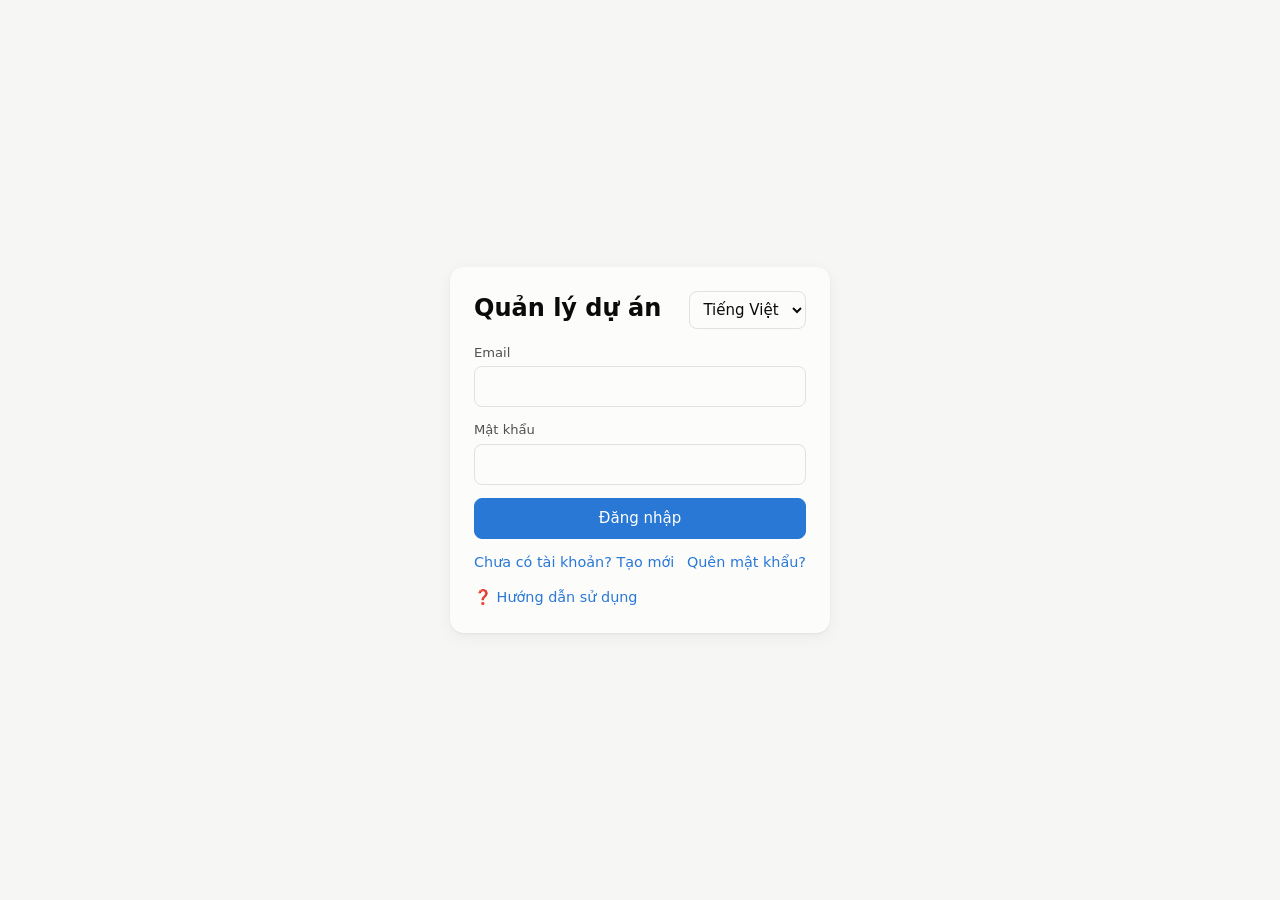
<file: index.html>
<!doctype html>
<html lang="vi">
<head>
  <meta charset="utf-8">
  <meta name="viewport" content="width=device-width, initial-scale=1">
  <title>Project Hub</title>
  <meta name="robots" content="noindex, nofollow">
  <link rel="icon" href="data:image/svg+xml,%3Csvg xmlns='http://www.w3.org/2000/svg' viewBox='0 0 16 16'%3E%3Cpath d='M8 1l7 7-7 7-7-7z' fill='%232a78d6'/%3E%3C/svg%3E">
  <link rel="stylesheet" href="css/app.css">
</head>
<body>
  <div id="app"><div class="center-card muted">…</div></div>
  <noscript>Please enable JavaScript. 请启用 JavaScript。Vui lòng bật JavaScript.</noscript>
  <!-- Everything is served from this site; no external CDN (works in mainland China). -->
  <script src="js/vendor/supabase.js"></script>
  <script src="js/config.js"></script>
  <script type="module" src="js/main.js"></script>
</body>
</html>
</file>
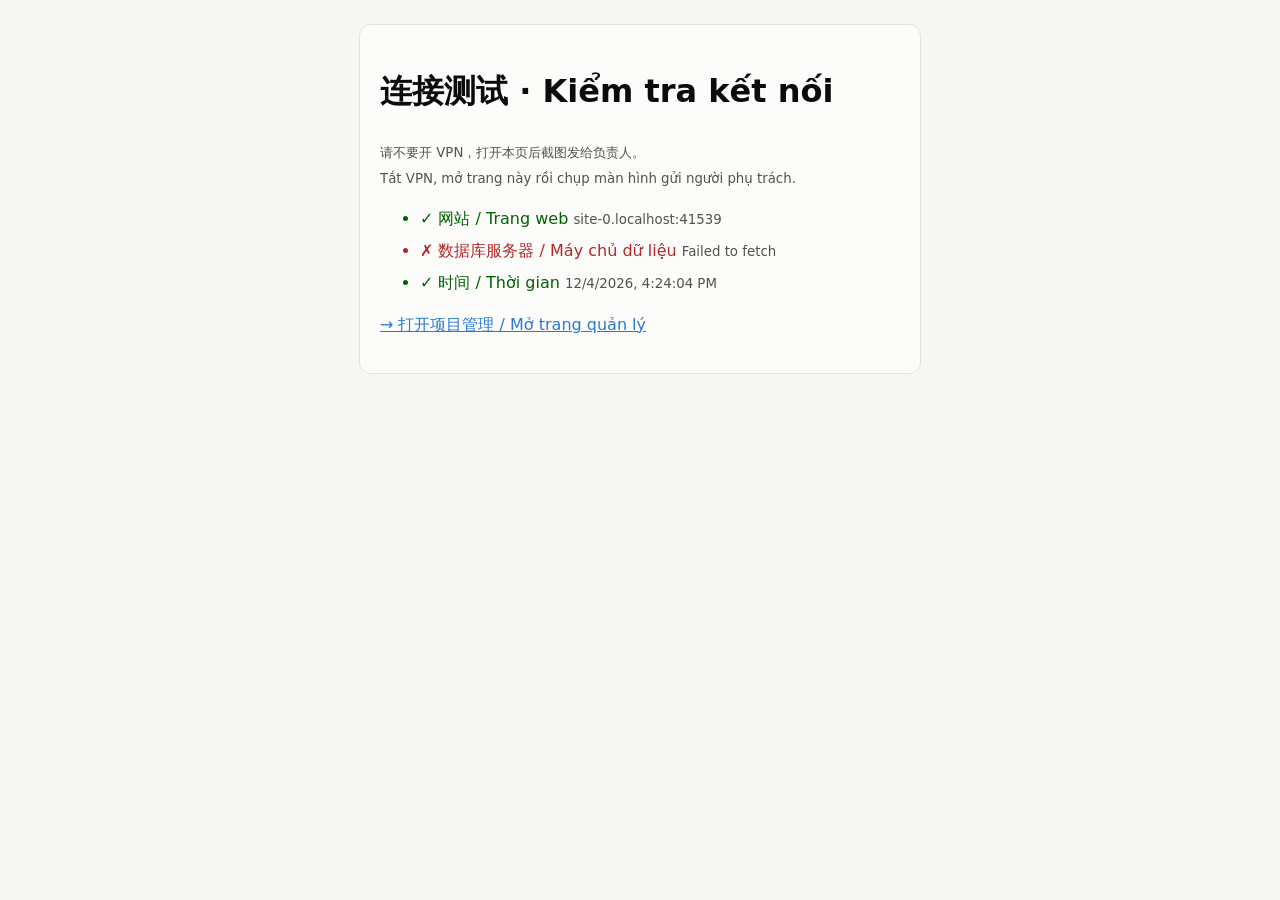
<file: check.html>
<!doctype html>
<html lang="zh-CN">
<head>
  <meta charset="utf-8">
  <meta name="viewport" content="width=device-width, initial-scale=1">
  <title>Connection Check</title>
  <meta name="robots" content="noindex, nofollow">
  <style>
    :root { color-scheme: light; --bg: #f6f6f4; --surface: #fcfcfb; --text: #0b0b0b; --muted: #52514e; --good: #006300; --bad: #b42626; --line: #e2e1dc; }
    @media (prefers-color-scheme: dark) { :root:not([data-theme="light"]) { color-scheme: dark; --bg: #121211; --surface: #1a1a19; --text: #f0efec; --muted: #c3c2b7; --good: #4cc94c; --bad: #ef6b6b; --line: #33332f; } }
    :root[data-theme="dark"] { color-scheme: dark; --bg: #121211; --surface: #1a1a19; --text: #f0efec; --muted: #c3c2b7; --good: #4cc94c; --bad: #ef6b6b; --line: #33332f; }
    body { margin: 0; background: var(--bg); color: var(--text); font: 16px/1.6 system-ui, "PingFang SC", "Microsoft YaHei", sans-serif; padding: 24px 16px; }
    main { max-width: 520px; margin: 0 auto; background: var(--surface); border: 1px solid var(--line); border-radius: 12px; padding: 20px; }
    li { margin: .4rem 0; } .ok { color: var(--good); } .bad { color: var(--bad); } small { color: var(--muted); }
    a { color: #2a78d6; }
  </style>
</head>
<body>
<main>
  <h1>连接测试 · Kiểm tra kết nối</h1>
  <p><small>请不要开 VPN，打开本页后截图发给负责人。<br>Tắt VPN, mở trang này rồi chụp màn hình gửi người phụ trách.</small></p>
  <ul id="out"><li>…</li></ul>
  <p><a href="./">→ 打开项目管理 / Mở trang quản lý</a></p>
</main>
<script src="js/config.js"></script>
<script>
(async () => {
  const out = document.getElementById('out');
  const rows = [];
  const show = () => { out.innerHTML = rows.map(r => `<li class="${r[1] ? 'ok' : 'bad'}">${r[1] ? '✓' : '✗'} ${r[0]} <small>${r[2] || ''}</small></li>`).join(''); };
  rows.push(['网站 / Trang web', true, location.host]); show();
  const cfg = window.HUB_CONFIG || {};
  if (!cfg.SUPABASE_URL) { rows.push(['服务器未配置 / Chưa cấu hình máy chủ', false]); show(); return; }
  const t0 = performance.now();
  try {
    const ctl = new AbortController(); const timer = setTimeout(() => ctl.abort(), 12000);
    const r = await fetch(cfg.SUPABASE_URL + '/auth/v1/settings', { headers: { apikey: cfg.SUPABASE_ANON_KEY }, signal: ctl.signal });
    clearTimeout(timer);
    rows.push(['数据库服务器 / Máy chủ dữ liệu', r.ok, Math.round(performance.now() - t0) + ' ms']);
  } catch (e) {
    rows.push(['数据库服务器 / Máy chủ dữ liệu', false, (e.name === 'AbortError' ? 'timeout 12s' : e.message)]);
  }
  rows.push(['时间 / Thời gian', true, new Date().toLocaleString()]);
  show();
})();
</script>
</body>
</html>
</file>
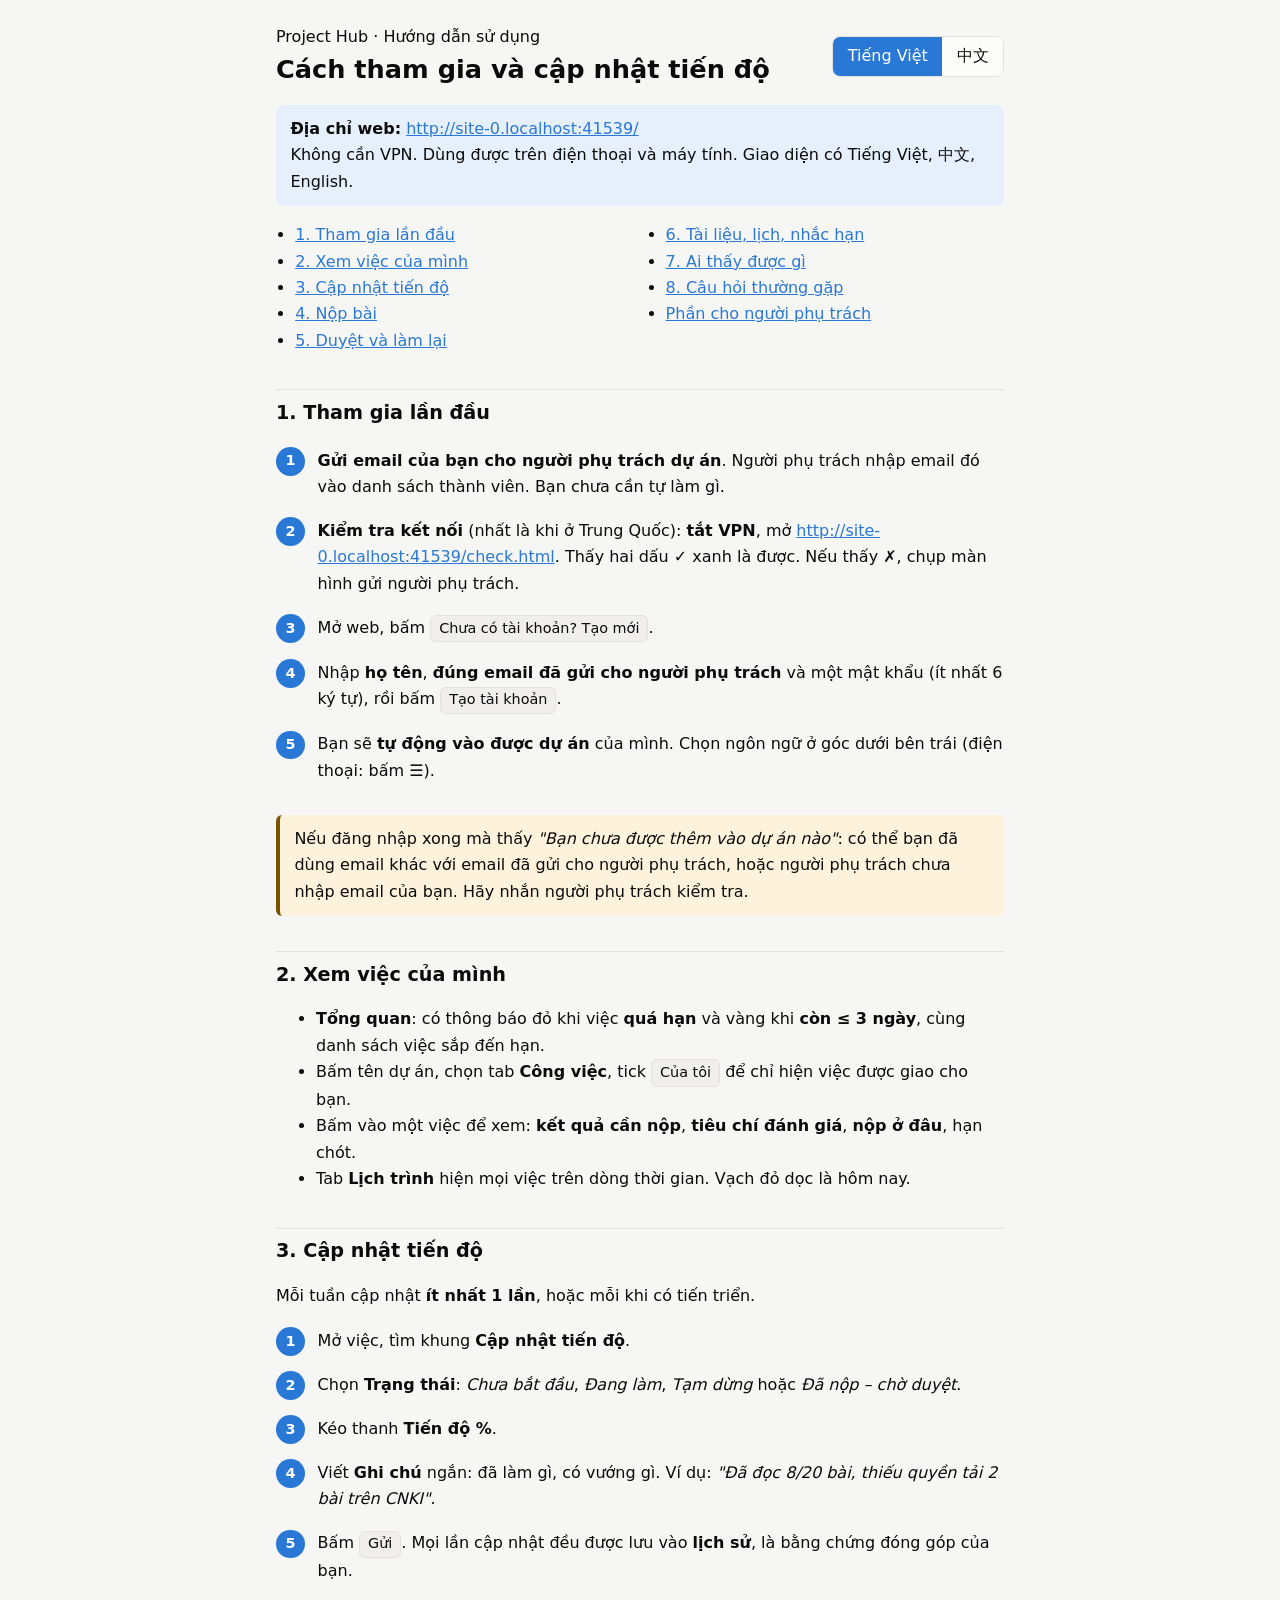
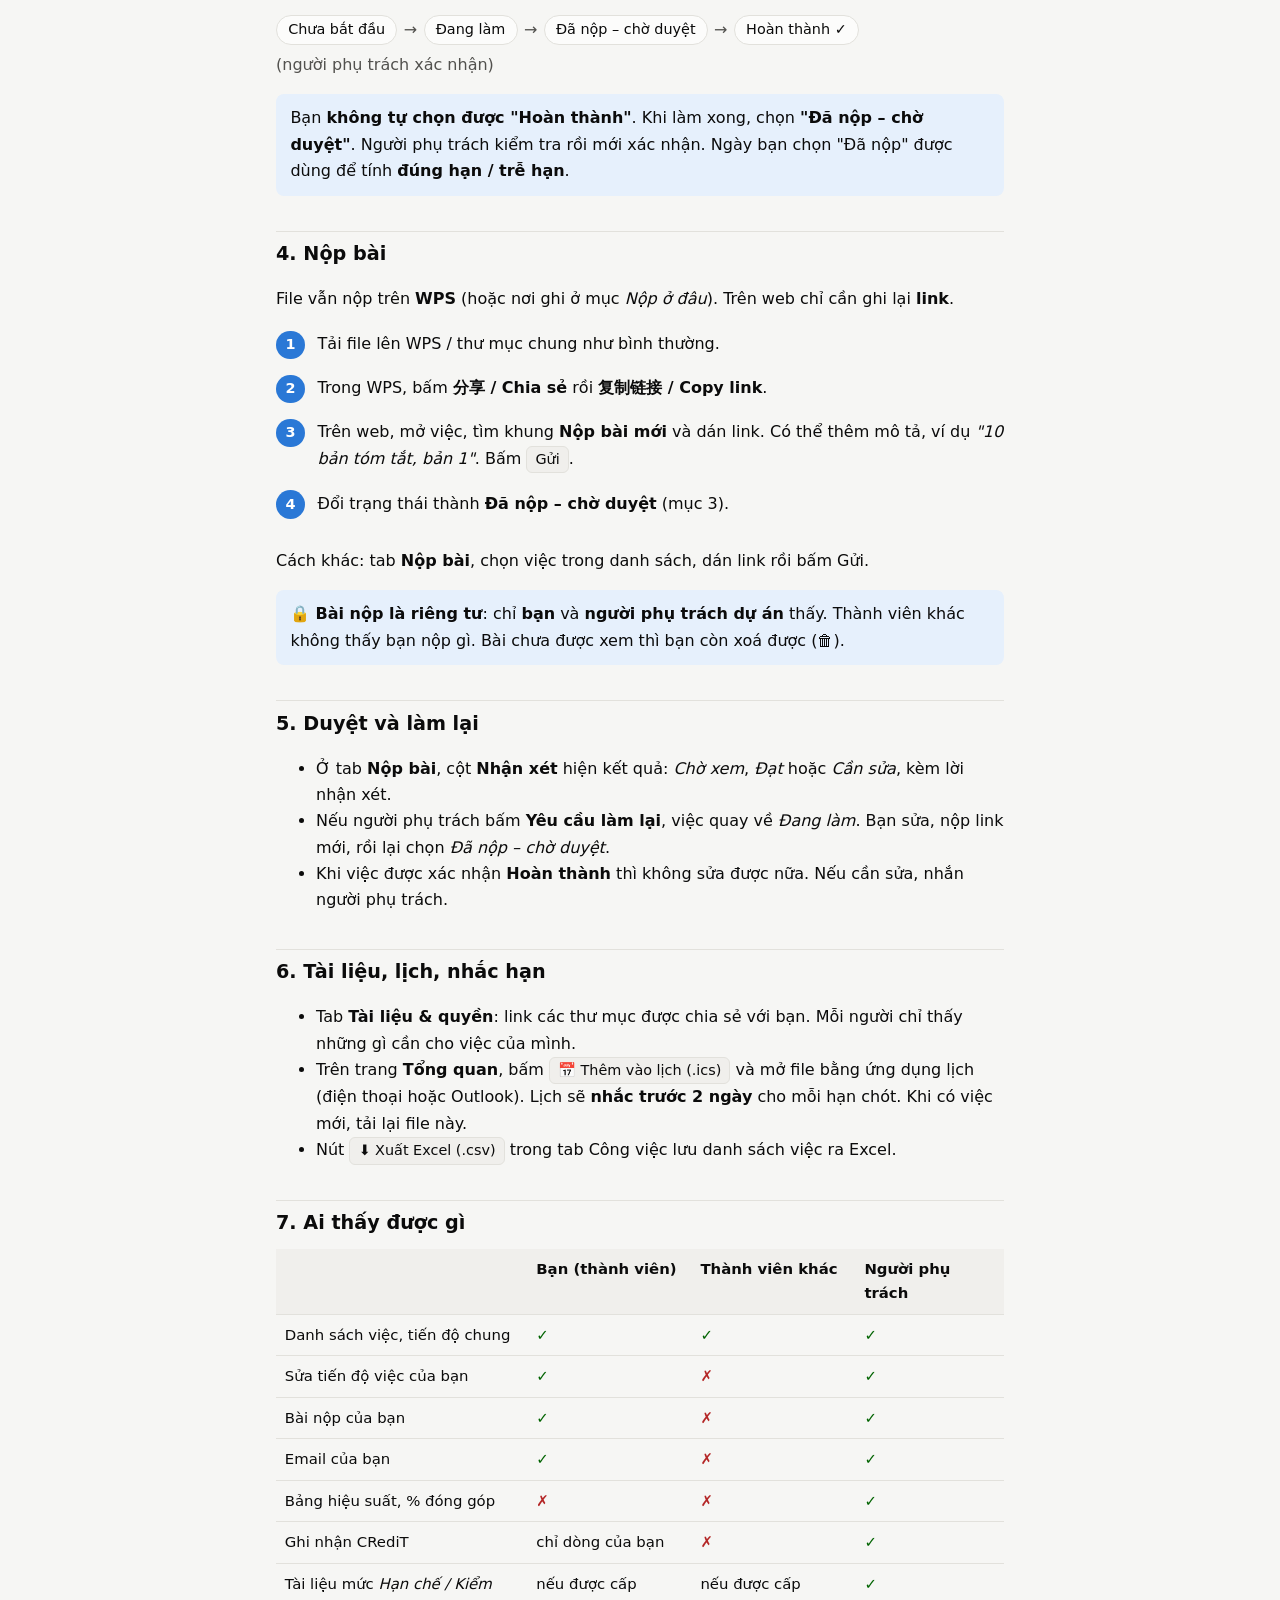
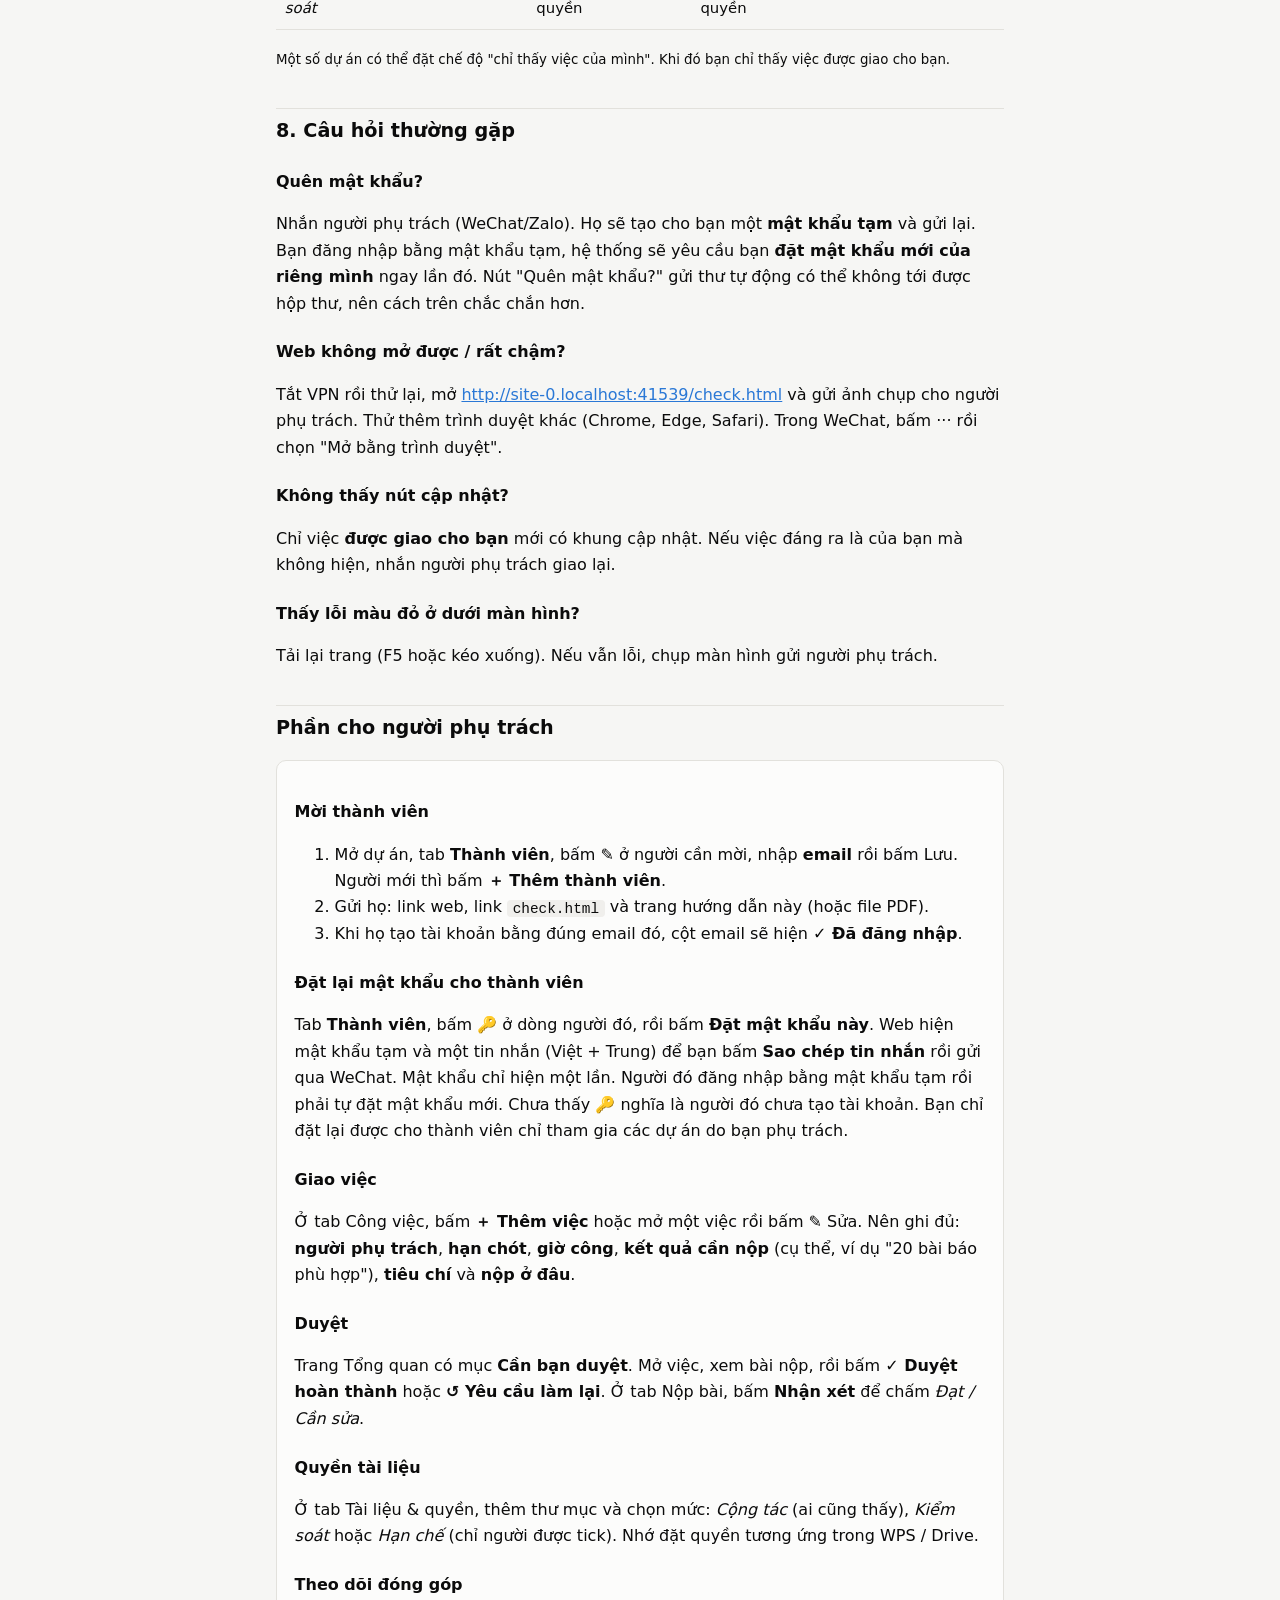
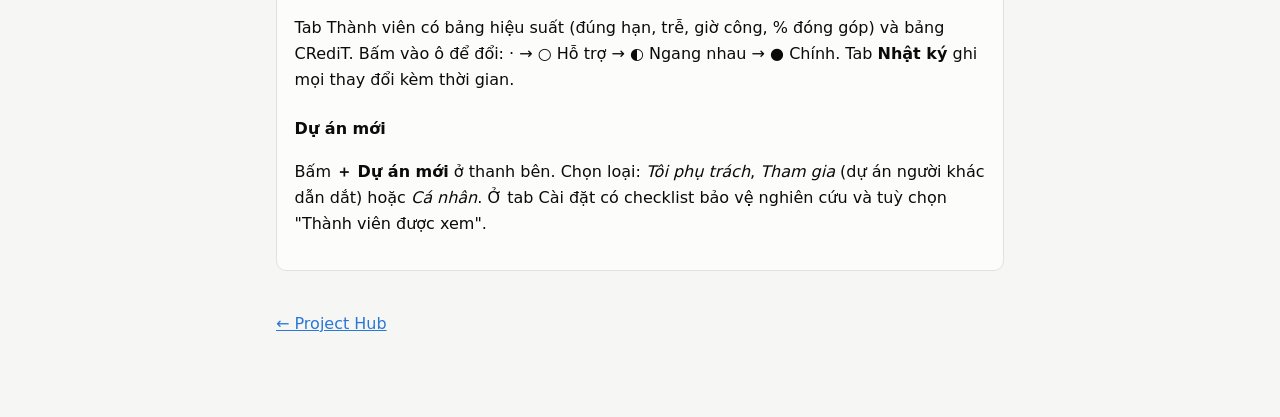
<file: guide.html>
<!doctype html>
<html lang="vi">
<head>
  <meta charset="utf-8">
  <meta name="viewport" content="width=device-width, initial-scale=1">
  <title>Hướng dẫn sử dụng · 使用说明</title>
  <meta name="robots" content="noindex, nofollow">
  <style>
    :root { color-scheme: light; --bg: #f6f6f4; --surface: #fcfcfb; --surface-2: #f0efec; --line: #e2e1dc; --text: #0b0b0b; --text-2: #52514e;
      --accent: #2a78d6; --accent-soft: #e6f0fc; --warn-bg: #fdf3dc; --warn: #7a5300; --good: #006300; --bad: #b42626;
      font-family: system-ui, -apple-system, "Segoe UI", Roboto, "PingFang SC", "Microsoft YaHei", "Noto Sans SC", sans-serif; }
    @media (prefers-color-scheme: dark) { :root:not([data-theme="light"]) { color-scheme: dark; --bg: #121211; --surface: #1a1a19; --surface-2: #242422; --line: #33332f;
      --text: #f0efec; --text-2: #c3c2b7; --accent: #3987e5; --accent-soft: #1d2c40; --warn-bg: #3a2f12; --warn: #fab219; --good: #4cc94c; --bad: #ef6b6b; } }
    :root[data-theme="dark"] { color-scheme: dark; --bg: #121211; --surface: #1a1a19; --surface-2: #242422; --line: #33332f;
      --text: #f0efec; --text-2: #c3c2b7; --accent: #3987e5; --accent-soft: #1d2c40; --warn-bg: #3a2f12; --warn: #fab219; --good: #4cc94c; --bad: #ef6b6b; }
    * { box-sizing: border-box; }
    body { margin: 0; background: var(--bg); color: var(--text); font-size: 16px; line-height: 1.65; }
    main { max-width: 760px; margin: 0 auto; padding: 24px 16px 64px; }
    header { display: flex; justify-content: space-between; align-items: center; gap: 12px; flex-wrap: wrap; }
    h1 { font-size: 1.6rem; margin: .2rem 0; line-height: 1.25; }
    h2 { font-size: 1.2rem; margin: 2.2rem 0 .6rem; padding-top: .4rem; border-top: 1px solid var(--line); }
    h3 { font-size: 1rem; margin: 1.4rem 0 .3rem; }
    a { color: var(--accent); }
    .lang { display: inline-flex; border: 1px solid var(--line); border-radius: 8px; overflow: hidden; }
    .lang button { border: 0; background: var(--surface); color: var(--text); padding: .4rem .9rem; font: inherit; cursor: pointer; }
    .lang button.on { background: var(--accent); color: #fff; }
    .card { background: var(--surface); border: 1px solid var(--line); border-radius: 10px; padding: 1rem 1.1rem; margin: 1rem 0; }
    .note { background: var(--accent-soft); border-radius: 8px; padding: .7rem .9rem; margin: 1rem 0; }
    .warn { background: var(--warn-bg); color: var(--text); border-left: 4px solid var(--warn); border-radius: 6px; padding: .7rem .9rem; margin: 1rem 0; }
    ol.steps { counter-reset: s; list-style: none; padding: 0; }
    ol.steps > li { counter-increment: s; position: relative; padding: .2rem 0 .9rem 2.6rem; }
    ol.steps > li::before { content: counter(s); position: absolute; left: 0; top: .15rem; width: 1.8rem; height: 1.8rem; border-radius: 50%;
      background: var(--accent); color: #fff; font-weight: 700; display: grid; place-items: center; font-size: .9rem; }
    .btn { display: inline-block; padding: .05rem .5rem; border: 1px solid var(--line); border-radius: 6px; background: var(--surface-2); font-size: .9em; white-space: nowrap; }
    table { width: 100%; border-collapse: collapse; font-size: .93rem; }
    th, td { text-align: left; padding: .5rem .55rem; border-bottom: 1px solid var(--line); vertical-align: top; }
    th { background: var(--surface-2); font-weight: 600; }
    .y { color: var(--good); font-weight: 600; } .n { color: var(--bad); font-weight: 600; }
    .flow { display: flex; flex-wrap: wrap; gap: .4rem; align-items: center; margin: .6rem 0; }
    .flow span { background: var(--surface); border: 1px solid var(--line); border-radius: 99px; padding: .15rem .7rem; font-size: .9rem; }
    .flow i { color: var(--text-2); font-style: normal; }
    .toc { columns: 2; column-gap: 2rem; padding-left: 1.2rem; } @media (max-width: 560px) { .toc { columns: 1; } }
    code { background: var(--surface-2); padding: .05rem .35rem; border-radius: 4px; font-size: .9em; word-break: break-all; }
    [data-l] { display: none; } body.vi [data-l="vi"], body.zh [data-l="zh"] { display: revert; }
    @media print { .lang, .noprint { display: none !important; } body { background: #fff; } h2 { break-after: avoid; } .card, tr { break-inside: avoid; } }
  </style>
</head>
<body class="vi">
<main>
<header>
  <div><span data-l="vi">Project Hub · Hướng dẫn sử dụng</span><span data-l="zh">Project Hub · 使用说明</span>
    <h1 data-l="vi">Cách tham gia và cập nhật tiến độ</h1><h1 data-l="zh">如何加入并更新进度</h1></div>
  <div class="lang noprint" role="group" aria-label="Language">
    <button data-set="vi" class="on">Tiếng Việt</button><button data-set="zh">中文</button>
  </div>
</header>

<!-- ============================== TIẾNG VIỆT ============================== -->
<section data-l="vi">
  <div class="note"><b>Địa chỉ web:</b> <a href="./" class="site-url">./</a><br>
    Không cần VPN. Dùng được trên điện thoại và máy tính. Giao diện có Tiếng Việt, 中文, English.</div>

  <ul class="toc">
    <li><a href="#vi-1">1. Tham gia lần đầu</a></li>
    <li><a href="#vi-2">2. Xem việc của mình</a></li>
    <li><a href="#vi-3">3. Cập nhật tiến độ</a></li>
    <li><a href="#vi-4">4. Nộp bài</a></li>
    <li><a href="#vi-5">5. Duyệt và làm lại</a></li>
    <li><a href="#vi-6">6. Tài liệu, lịch, nhắc hạn</a></li>
    <li><a href="#vi-7">7. Ai thấy được gì</a></li>
    <li><a href="#vi-8">8. Câu hỏi thường gặp</a></li>
    <li><a href="#vi-lead">Phần cho người phụ trách</a></li>
  </ul>

  <h2 id="vi-1">1. Tham gia lần đầu</h2>
  <ol class="steps">
    <li><b>Gửi email của bạn cho người phụ trách dự án</b>. Người phụ trách nhập email đó vào danh sách thành viên. Bạn chưa cần tự làm gì.</li>
    <li><b>Kiểm tra kết nối</b> (nhất là khi ở Trung Quốc): <b>tắt VPN</b>, mở <a class="check-url" href="check.html">check.html</a>. Thấy hai dấu ✓ xanh là được. Nếu thấy ✗, chụp màn hình gửi người phụ trách.</li>
    <li>Mở web, bấm <span class="btn">Chưa có tài khoản? Tạo mới</span>.</li>
    <li>Nhập <b>họ tên</b>, <b>đúng email đã gửi cho người phụ trách</b> và một mật khẩu (ít nhất 6 ký tự), rồi bấm <span class="btn">Tạo tài khoản</span>.</li>
    <li>Bạn sẽ <b>tự động vào được dự án</b> của mình. Chọn ngôn ngữ ở góc dưới bên trái (điện thoại: bấm ☰).</li>
  </ol>
  <div class="warn">Nếu đăng nhập xong mà thấy <i>"Bạn chưa được thêm vào dự án nào"</i>: có thể bạn đã dùng email khác với email đã gửi cho người phụ trách, hoặc người phụ trách chưa nhập email của bạn. Hãy nhắn người phụ trách kiểm tra.</div>

  <h2 id="vi-2">2. Xem việc của mình</h2>
  <ul>
    <li><b>Tổng quan</b>: có thông báo đỏ khi việc <b>quá hạn</b> và vàng khi <b>còn ≤ 3 ngày</b>, cùng danh sách việc sắp đến hạn.</li>
    <li>Bấm tên dự án, chọn tab <b>Công việc</b>, tick <span class="btn">Của tôi</span> để chỉ hiện việc được giao cho bạn.</li>
    <li>Bấm vào một việc để xem: <b>kết quả cần nộp</b>, <b>tiêu chí đánh giá</b>, <b>nộp ở đâu</b>, hạn chót.</li>
    <li>Tab <b>Lịch trình</b> hiện mọi việc trên dòng thời gian. Vạch đỏ dọc là hôm nay.</li>
  </ul>

  <h2 id="vi-3">3. Cập nhật tiến độ</h2>
  <p>Mỗi tuần cập nhật <b>ít nhất 1 lần</b>, hoặc mỗi khi có tiến triển.</p>
  <ol class="steps">
    <li>Mở việc, tìm khung <b>Cập nhật tiến độ</b>.</li>
    <li>Chọn <b>Trạng thái</b>: <i>Chưa bắt đầu</i>, <i>Đang làm</i>, <i>Tạm dừng</i> hoặc <i>Đã nộp – chờ duyệt</i>.</li>
    <li>Kéo thanh <b>Tiến độ %</b>.</li>
    <li>Viết <b>Ghi chú</b> ngắn: đã làm gì, có vướng gì. Ví dụ: <i>"Đã đọc 8/20 bài, thiếu quyền tải 2 bài trên CNKI"</i>.</li>
    <li>Bấm <span class="btn">Gửi</span>. Mọi lần cập nhật đều được lưu vào <b>lịch sử</b>, là bằng chứng đóng góp của bạn.</li>
  </ol>
  <div class="flow"><span>Chưa bắt đầu</span><i>→</i><span>Đang làm</span><i>→</i><span>Đã nộp – chờ duyệt</span><i>→</i><span>Hoàn thành ✓</span><i>(người phụ trách xác nhận)</i></div>
  <div class="note">Bạn <b>không tự chọn được "Hoàn thành"</b>. Khi làm xong, chọn <b>"Đã nộp – chờ duyệt"</b>. Người phụ trách kiểm tra rồi mới xác nhận. Ngày bạn chọn "Đã nộp" được dùng để tính <b>đúng hạn / trễ hạn</b>.</div>

  <h2 id="vi-4">4. Nộp bài</h2>
  <p>File vẫn nộp trên <b>WPS</b> (hoặc nơi ghi ở mục <i>Nộp ở đâu</i>). Trên web chỉ cần ghi lại <b>link</b>.</p>
  <ol class="steps">
    <li>Tải file lên WPS / thư mục chung như bình thường.</li>
    <li>Trong WPS, bấm <b>分享 / Chia sẻ</b> rồi <b>复制链接 / Copy link</b>.</li>
    <li>Trên web, mở việc, tìm khung <b>Nộp bài mới</b> và dán link. Có thể thêm mô tả, ví dụ <i>"10 bản tóm tắt, bản 1"</i>. Bấm <span class="btn">Gửi</span>.</li>
    <li>Đổi trạng thái thành <b>Đã nộp – chờ duyệt</b> (mục 3).</li>
  </ol>
  <p>Cách khác: tab <b>Nộp bài</b>, chọn việc trong danh sách, dán link rồi bấm Gửi.</p>
  <div class="note">🔒 <b>Bài nộp là riêng tư</b>: chỉ <b>bạn</b> và <b>người phụ trách dự án</b> thấy. Thành viên khác không thấy bạn nộp gì. Bài chưa được xem thì bạn còn xoá được (🗑).</div>

  <h2 id="vi-5">5. Duyệt và làm lại</h2>
  <ul>
    <li>Ở tab <b>Nộp bài</b>, cột <b>Nhận xét</b> hiện kết quả: <i>Chờ xem</i>, <i>Đạt</i> hoặc <i>Cần sửa</i>, kèm lời nhận xét.</li>
    <li>Nếu người phụ trách bấm <b>Yêu cầu làm lại</b>, việc quay về <i>Đang làm</i>. Bạn sửa, nộp link mới, rồi lại chọn <i>Đã nộp – chờ duyệt</i>.</li>
    <li>Khi việc được xác nhận <b>Hoàn thành</b> thì không sửa được nữa. Nếu cần sửa, nhắn người phụ trách.</li>
  </ul>

  <h2 id="vi-6">6. Tài liệu, lịch, nhắc hạn</h2>
  <ul>
    <li>Tab <b>Tài liệu &amp; quyền</b>: link các thư mục được chia sẻ với bạn. Mỗi người chỉ thấy những gì cần cho việc của mình.</li>
    <li>Trên trang <b>Tổng quan</b>, bấm <span class="btn">📅 Thêm vào lịch (.ics)</span> và mở file bằng ứng dụng lịch (điện thoại hoặc Outlook). Lịch sẽ <b>nhắc trước 2 ngày</b> cho mỗi hạn chót. Khi có việc mới, tải lại file này.</li>
    <li>Nút <span class="btn">⬇ Xuất Excel (.csv)</span> trong tab Công việc lưu danh sách việc ra Excel.</li>
  </ul>

  <h2 id="vi-7">7. Ai thấy được gì</h2>
  <table>
    <tr><th></th><th>Bạn (thành viên)</th><th>Thành viên khác</th><th>Người phụ trách</th></tr>
    <tr><td>Danh sách việc, tiến độ chung</td><td class="y">✓</td><td class="y">✓</td><td class="y">✓</td></tr>
    <tr><td>Sửa tiến độ việc của bạn</td><td class="y">✓</td><td class="n">✗</td><td class="y">✓</td></tr>
    <tr><td>Bài nộp của bạn</td><td class="y">✓</td><td class="n">✗</td><td class="y">✓</td></tr>
    <tr><td>Email của bạn</td><td class="y">✓</td><td class="n">✗</td><td class="y">✓</td></tr>
    <tr><td>Bảng hiệu suất, % đóng góp</td><td class="n">✗</td><td class="n">✗</td><td class="y">✓</td></tr>
    <tr><td>Ghi nhận CRediT</td><td>chỉ dòng của bạn</td><td class="n">✗</td><td class="y">✓</td></tr>
    <tr><td>Tài liệu mức <i>Hạn chế / Kiểm soát</i></td><td>nếu được cấp quyền</td><td>nếu được cấp quyền</td><td class="y">✓</td></tr>
  </table>
  <p><small>Một số dự án có thể đặt chế độ "chỉ thấy việc của mình". Khi đó bạn chỉ thấy việc được giao cho bạn.</small></p>

  <h2 id="vi-8">8. Câu hỏi thường gặp</h2>
  <h3>Quên mật khẩu?</h3><p>Nhắn người phụ trách (WeChat/Zalo). Họ sẽ tạo cho bạn một <b>mật khẩu tạm</b> và gửi lại. Bạn đăng nhập bằng mật khẩu tạm, hệ thống sẽ yêu cầu bạn <b>đặt mật khẩu mới của riêng mình</b> ngay lần đó. Nút "Quên mật khẩu?" gửi thư tự động có thể không tới được hộp thư, nên cách trên chắc chắn hơn.</p>
  <h3>Web không mở được / rất chậm?</h3><p>Tắt VPN rồi thử lại, mở <a class="check-url" href="check.html">check.html</a> và gửi ảnh chụp cho người phụ trách. Thử thêm trình duyệt khác (Chrome, Edge, Safari). Trong WeChat, bấm ··· rồi chọn "Mở bằng trình duyệt".</p>
  <h3>Không thấy nút cập nhật?</h3><p>Chỉ việc <b>được giao cho bạn</b> mới có khung cập nhật. Nếu việc đáng ra là của bạn mà không hiện, nhắn người phụ trách giao lại.</p>
  <h3>Thấy lỗi màu đỏ ở dưới màn hình?</h3><p>Tải lại trang (F5 hoặc kéo xuống). Nếu vẫn lỗi, chụp màn hình gửi người phụ trách.</p>

  <!-- ---------- Lead ---------- -->
  <h2 id="vi-lead">Phần cho người phụ trách</h2>
  <div class="card">
    <h3>Mời thành viên</h3>
    <ol>
      <li>Mở dự án, tab <b>Thành viên</b>, bấm ✎ ở người cần mời, nhập <b>email</b> rồi bấm Lưu. Người mới thì bấm <b>＋ Thêm thành viên</b>.</li>
      <li>Gửi họ: link web, link <code>check.html</code> và trang hướng dẫn này (hoặc file PDF).</li>
      <li>Khi họ tạo tài khoản bằng đúng email đó, cột email sẽ hiện <b>✓ Đã đăng nhập</b>.</li>
    </ol>
    <h3>Đặt lại mật khẩu cho thành viên</h3>
    <p>Tab <b>Thành viên</b>, bấm 🔑 ở dòng người đó, rồi bấm <b>Đặt mật khẩu này</b>. Web hiện mật khẩu tạm và một tin nhắn (Việt + Trung) để bạn bấm <b>Sao chép tin nhắn</b> rồi gửi qua WeChat. Mật khẩu chỉ hiện một lần. Người đó đăng nhập bằng mật khẩu tạm rồi phải tự đặt mật khẩu mới. Chưa thấy 🔑 nghĩa là người đó chưa tạo tài khoản. Bạn chỉ đặt lại được cho thành viên chỉ tham gia các dự án do bạn phụ trách.</p>
    <h3>Giao việc</h3>
    <p>Ở tab Công việc, bấm <b>＋ Thêm việc</b> hoặc mở một việc rồi bấm ✎ Sửa. Nên ghi đủ: <b>người phụ trách</b>, <b>hạn chót</b>, <b>giờ công</b>, <b>kết quả cần nộp</b> (cụ thể, ví dụ "20 bài báo phù hợp"), <b>tiêu chí</b> và <b>nộp ở đâu</b>.</p>
    <h3>Duyệt</h3>
    <p>Trang Tổng quan có mục <b>Cần bạn duyệt</b>. Mở việc, xem bài nộp, rồi bấm <b>✓ Duyệt hoàn thành</b> hoặc <b>↺ Yêu cầu làm lại</b>. Ở tab Nộp bài, bấm <b>Nhận xét</b> để chấm <i>Đạt / Cần sửa</i>.</p>
    <h3>Quyền tài liệu</h3>
    <p>Ở tab Tài liệu &amp; quyền, thêm thư mục và chọn mức: <i>Cộng tác</i> (ai cũng thấy), <i>Kiểm soát</i> hoặc <i>Hạn chế</i> (chỉ người được tick). Nhớ đặt quyền tương ứng trong WPS / Drive.</p>
    <h3>Theo dõi đóng góp</h3>
    <p>Tab Thành viên có bảng hiệu suất (đúng hạn, trễ, giờ công, % đóng góp) và bảng CRediT. Bấm vào ô để đổi: · → ○ Hỗ trợ → ◐ Ngang nhau → ● Chính. Tab <b>Nhật ký</b> ghi mọi thay đổi kèm thời gian.</p>
    <h3>Dự án mới</h3>
    <p>Bấm <b>＋ Dự án mới</b> ở thanh bên. Chọn loại: <i>Tôi phụ trách</i>, <i>Tham gia</i> (dự án người khác dẫn dắt) hoặc <i>Cá nhân</i>. Ở tab Cài đặt có checklist bảo vệ nghiên cứu và tuỳ chọn "Thành viên được xem".</p>
  </div>
</section>

<!-- ============================== 中文 ============================== -->
<section data-l="zh">
  <div class="note"><b>网址：</b><a href="./" class="site-url">./</a><br>
    无需 VPN。手机、电脑都可以用。界面支持 中文、Tiếng Việt、English。</div>

  <ul class="toc">
    <li><a href="#zh-1">1. 第一次加入</a></li>
    <li><a href="#zh-2">2. 查看我的任务</a></li>
    <li><a href="#zh-3">3. 更新进度</a></li>
    <li><a href="#zh-4">4. 提交成果</a></li>
    <li><a href="#zh-5">5. 审核与退回</a></li>
    <li><a href="#zh-6">6. 资料、日历、到期提醒</a></li>
    <li><a href="#zh-7">7. 谁能看到什么</a></li>
    <li><a href="#zh-8">8. 常见问题</a></li>
    <li><a href="#zh-lead">负责人部分</a></li>
  </ul>

  <h2 id="zh-1">1. 第一次加入</h2>
  <ol class="steps">
    <li><b>把你的邮箱发给项目负责人</b>。负责人会把邮箱添加到成员名单中，你暂时不需要做任何事。</li>
    <li><b>测试连接</b>：<b>关闭 VPN</b>，打开 <a class="check-url" href="check.html">check.html</a>。看到两个绿色 ✓ 即可。如果出现 ✗，请截图发给负责人。</li>
    <li>打开网站，点击 <span class="btn">没有账号？注册</span>。</li>
    <li>填写<b>姓名</b>、<b>与发给负责人相同的邮箱</b>和密码（至少 6 位），然后点击 <span class="btn">注册</span>。</li>
    <li>注册后会<b>自动加入</b>你的项目。左下角可以切换语言（手机上先点 ☰）。</li>
  </ol>
  <div class="warn">如果登录后显示<i>“你还没有被加入任何项目”</i>：可能是你注册用的邮箱和发给负责人的不一样，或者负责人还没添加你的邮箱。请联系负责人确认。</div>

  <h2 id="zh-2">2. 查看我的任务</h2>
  <ul>
    <li><b>总览</b>：任务<b>逾期</b>时显示红色提醒，<b>3 天内到期</b>时显示黄色提醒，下方列出即将到期的任务。</li>
    <li>点击项目名称，进入<b>任务</b>标签页，勾选 <span class="btn">我的</span>，只显示分配给你的任务。</li>
    <li>点击任务可以查看：<b>成果</b>、<b>评价标准</b>、<b>提交位置</b>和截止日期。</li>
    <li><b>时间线</b>标签页按时间显示所有任务，红色竖线表示今天。</li>
  </ul>

  <h2 id="zh-3">3. 更新进度</h2>
  <p>请<b>每周至少更新 1 次</b>，或者每有进展就更新。</p>
  <ol class="steps">
    <li>打开任务，找到<b>更新进度</b>。</li>
    <li>选择<b>状态</b>：<i>未开始</i>、<i>进行中</i>、<i>暂停</i>或<i>已提交–待审核</i>。</li>
    <li>拖动<b>进度 %</b>。</li>
    <li>填写简短<b>备注</b>：做了什么、遇到什么问题。例如：<i>“已读 8/20 篇，知网有 2 篇没有下载权限”</i>。</li>
    <li>点击 <span class="btn">提交</span>。每次更新都会记入<b>修改记录</b>，作为你的贡献证明。</li>
  </ol>
  <div class="flow"><span>未开始</span><i>→</i><span>进行中</span><i>→</i><span>已提交–待审核</span><i>→</i><span>已完成 ✓</span><i>（由负责人确认）</i></div>
  <div class="note">成员<b>不能自己选“已完成”</b>。做完后请选<b>“已提交–待审核”</b>，负责人检查后会确认完成。系统按你选择“已提交”的日期判断<b>按时 / 延迟</b>。</div>

  <h2 id="zh-4">4. 提交成果</h2>
  <p>文件照常上传到 <b>WPS</b>（或任务里写的<i>提交位置</i>），网站上只需要填写<b>链接</b>。</p>
  <ol class="steps">
    <li>像平时一样把文件上传到 WPS / 共享文件夹。</li>
    <li>在 WPS 中点击 <b>分享</b>，然后点 <b>复制链接</b>。</li>
    <li>在网站上打开任务，找到<b>新提交</b>，粘贴链接，可加说明（例如 <i>“10 篇摘要，第 1 版”</i>），然后点 <span class="btn">提交</span>。</li>
    <li>再把状态改为<b>已提交–待审核</b>（见第 3 步）。</li>
  </ol>
  <p>也可以进入<b>提交</b>标签页，选择任务，粘贴链接后提交。</p>
  <div class="note">🔒 <b>提交内容是私密的</b>：只有<b>你</b>和<b>项目负责人</b>能看到，其他成员看不到你提交了什么。尚未审核的提交可以删除（🗑）。</div>

  <h2 id="zh-5">5. 审核与退回</h2>
  <ul>
    <li>在<b>提交</b>标签页的<b>反馈</b>一栏查看结果：<i>待查看</i>、<i>通过</i>或<i>需修改</i>，以及负责人的意见。</li>
    <li>如果负责人点击<b>退回修改</b>，任务会回到<i>进行中</i>。修改后提交新链接，再选<i>已提交–待审核</i>。</li>
    <li>任务被确认为<b>已完成</b>后不能再修改。如需修改，请联系负责人。</li>
  </ul>

  <h2 id="zh-6">6. 资料、日历、到期提醒</h2>
  <ul>
    <li><b>资料与权限</b>标签页：与你共享的文件夹链接。每人只能看到自己工作需要的资料。</li>
    <li>在<b>总览</b>页点击 <span class="btn">📅 添加到日历 (.ics)</span>，用手机日历或 Outlook 打开文件。日历会在每个截止日<b>提前 2 天提醒</b>。有新任务时请重新下载。</li>
    <li>任务页的 <span class="btn">⬇ 导出 Excel (.csv)</span> 可以把任务表导出为 Excel。</li>
  </ul>

  <h2 id="zh-7">7. 谁能看到什么</h2>
  <table>
    <tr><th></th><th>你（成员）</th><th>其他成员</th><th>负责人</th></tr>
    <tr><td>任务列表、总体进度</td><td class="y">✓</td><td class="y">✓</td><td class="y">✓</td></tr>
    <tr><td>修改你的任务进度</td><td class="y">✓</td><td class="n">✗</td><td class="y">✓</td></tr>
    <tr><td>你的提交</td><td class="y">✓</td><td class="n">✗</td><td class="y">✓</td></tr>
    <tr><td>你的邮箱</td><td class="y">✓</td><td class="n">✗</td><td class="y">✓</td></tr>
    <tr><td>绩效表、贡献占比</td><td class="n">✗</td><td class="n">✗</td><td class="y">✓</td></tr>
    <tr><td>CRediT 贡献记录</td><td>仅自己的</td><td class="n">✗</td><td class="y">✓</td></tr>
    <tr><td><i>受限 / 受控</i> 资料</td><td>获授权才可见</td><td>获授权才可见</td><td class="y">✓</td></tr>
  </table>
  <p><small>有些项目设置为“仅看到自己的任务”，此时你只能看到分配给你的任务。</small></p>

  <h2 id="zh-8">8. 常见问题</h2>
  <h3>忘记密码？</h3><p>请通过微信联系负责人。负责人会为你生成一个<b>临时密码</b>并发给你。你用临时密码登录后，系统会要求你<b>立即设置自己的新密码</b>。登录页的“忘记密码”会发送自动邮件，但邮件可能收不到，所以请优先用上面的方法。</p>
  <h3>网站打不开 / 很慢？</h3><p>关闭 VPN 后重试，打开 <a class="check-url" href="check.html">check.html</a> 并把截图发给负责人。也可以换浏览器（Chrome、Edge、Safari）。在微信里打开时，请点右上角 ··· 选择“在浏览器中打开”。</p>
  <h3>看不到更新按钮？</h3><p>只有<b>分配给你的任务</b>才能更新。如果应该是你的任务却没有显示，请让负责人重新分配。</p>
  <h3>屏幕下方出现红色错误？</h3><p>刷新页面。如仍有问题，请截图发给负责人。</p>

  <h2 id="zh-lead">负责人部分</h2>
  <div class="card">
    <h3>邀请成员</h3>
    <ol>
      <li>在项目的<b>成员</b>标签页点 ✎，填写<b>邮箱</b>后保存。新成员点 <b>＋ 添加成员</b>。</li>
      <li>把网站链接、<code>check.html</code> 和本说明（或 PDF）发给成员。</li>
      <li>成员用该邮箱注册后，邮箱一栏会显示 <b>✓ 已登录</b>。</li>
    </ol>
    <h3>为成员重置密码</h3>
    <p>在<b>成员</b>标签页点该成员一行的 🔑，再点<b>设置此密码</b>。网站会显示临时密码和一条消息（越南语 + 中文），点<b>复制消息</b>后通过微信发给对方。密码只显示一次。对方用临时密码登录后必须自己设置新密码。看不到 🔑 说明对方还没有注册账号。你只能重置那些仅参与你所负责项目的成员的密码。</p>
    <h3>分配任务</h3>
    <p>在任务标签页点 <b>＋ 添加任务</b>，或打开任务后点 ✎ 编辑。请写清：<b>负责人</b>、<b>截止日期</b>、<b>工时</b>、<b>成果</b>（具体，例如“20 篇相关文献”）、<b>评价标准</b>和<b>提交位置</b>。</p>
    <h3>审核</h3>
    <p>总览页有<b>需要你审核</b>列表。打开任务查看提交，然后点 <b>✓ 确认完成</b>或<b>↺ 退回修改</b>。在提交标签页点<b>反馈</b>，可以评为<i>通过 / 需修改</i>。</p>
    <h3>资料权限</h3>
    <p>在资料与权限标签页添加文件夹并选择级别：<i>协作</i>（所有人可见）、<i>受控</i>或<i>受限</i>（仅勾选的成员可见）。请在 WPS / 云盘中设置相同权限。</p>
    <h3>贡献记录</h3>
    <p>成员标签页有绩效表（按时、延迟、工时、贡献占比）和 CRediT 表。点格子可以切换：· → ○ 辅助 → ◐ 同等 → ● 主要。<b>日志</b>标签页记录所有修改及时间。</p>
  </div>
</section>

<p class="noprint" style="margin-top:2.5rem"><a href="./">← Project Hub</a></p>
</main>
<script>
  // Language switch (?lang=zh also works), and full URLs so the printed PDF shows real links.
  const base = location.href.replace(/guide\.html.*$/, '');
  document.querySelectorAll('.site-url').forEach(a => { a.href = base; a.textContent = base; });
  document.querySelectorAll('.check-url').forEach(a => { a.href = base + 'check.html'; if (a.textContent === 'check.html') a.textContent = base + 'check.html'; });
  const set = l => {
    document.body.className = l;
    document.documentElement.lang = l === 'zh' ? 'zh-CN' : 'vi';
    document.querySelectorAll('[data-set]').forEach(b => b.classList.toggle('on', b.dataset.set === l));
    try { localStorage.setItem('hub.lang', l); } catch (e) {}
  };
  let l = new URLSearchParams(location.search).get('lang');
  if (!l) { try { l = localStorage.getItem('hub.lang'); } catch (e) {} }
  set(l === 'zh' ? 'zh' : 'vi');
  document.querySelectorAll('[data-set]').forEach(b => b.addEventListener('click', () => set(b.dataset.set)));
</script>
</body>
</html>
</file>
<file: css/app.css>
/* ---------- tokens ---------- */
:root {
  color-scheme: light;
  --bg: #f6f6f4; --surface: #fcfcfb; --surface-2: #f0efec; --line: #e2e1dc;
  --text: #0b0b0b; --text-2: #52514e; --muted: #77766f;
  --accent: #2a78d6; --accent-ink: #fff; --accent-soft: #e6f0fc;
  --good: #0ca30c; --good-ink: #006300; --warning: #fab219; --warning-ink: #7a5300;
  --serious: #ec835a; --serious-ink: #9a3b12; --critical: #d03b3b; --critical-ink: #b42626;
  /* status series: three validated categorical slots + neutral track + hatched neutral */
  --st-done: #1baf7a; --st-submitted: #eb6834; --st-in_progress: #2a78d6;
  --st-not_started: #dcdbd5; --st-on_hold: #b9b8b2;
  --seq-light: #b7d3f6;
  --shadow: 0 1px 2px rgba(0,0,0,.05), 0 4px 16px rgba(0,0,0,.05);
  --r: 10px;
  font-family: system-ui, -apple-system, "Segoe UI", Roboto, "PingFang SC", "Microsoft YaHei", "Noto Sans SC", "Noto Sans", sans-serif;
}
@media (prefers-color-scheme: dark) {
  :root:not([data-theme="light"]) {
    color-scheme: dark;
    --bg: #121211; --surface: #1a1a19; --surface-2: #242422; --line: #33332f;
    --text: #f0efec; --text-2: #c3c2b7; --muted: #9a998f;
    --accent: #3987e5; --accent-soft: #1d2c40;
    --good-ink: #4cc94c; --warning-ink: #fab219; --serious-ink: #ec835a; --critical-ink: #ef6b6b;
    --st-done: #199e70; --st-submitted: #d95926; --st-in_progress: #3987e5;
    --st-not_started: #3a3a37; --st-on_hold: #5e5d59; --seq-light: #184f95;
    --shadow: 0 1px 2px rgba(0,0,0,.3);
  }
}
:root[data-theme="dark"] {
  color-scheme: dark;
  --bg: #121211; --surface: #1a1a19; --surface-2: #242422; --line: #33332f;
  --text: #f0efec; --text-2: #c3c2b7; --muted: #9a998f;
  --accent: #3987e5; --accent-soft: #1d2c40;
  --good-ink: #4cc94c; --warning-ink: #fab219; --serious-ink: #ec835a; --critical-ink: #ef6b6b;
  --st-done: #199e70; --st-submitted: #d95926; --st-in_progress: #3987e5;
  --st-not_started: #3a3a37; --st-on_hold: #5e5d59; --seq-light: #184f95;
}

/* ---------- base ---------- */
* { box-sizing: border-box; }
html, body { margin: 0; }
body { background: var(--bg); color: var(--text); font-size: 15px; line-height: 1.5; }
body.noscroll { overflow: hidden; }
a { color: var(--accent); text-decoration: none; }
a:hover { text-decoration: underline; }
h1 { font-size: 1.5rem; margin: 0 0 .25rem; line-height: 1.25; }
h2 { font-size: 1.05rem; margin: 0 0 .75rem; }
h3 { font-size: .95rem; margin: 0 0 .5rem; }
.mt { margin-top: 1.25rem; }
.muted { color: var(--muted); } .small { font-size: .85em; } .nowrap { white-space: nowrap; }
.center { text-align: center; } .grow { flex: 1; }
.crit { color: var(--critical-ink); }
input, select, textarea, button { font: inherit; color: inherit; }
input:not([type=checkbox]):not([type=range]):not([type=color]), select, textarea {
  width: 100%; padding: .5rem .6rem; border: 1px solid var(--line); border-radius: 8px; background: var(--surface);
}
input:focus-visible, select:focus-visible, textarea:focus-visible, button:focus-visible, a:focus-visible, [tabindex]:focus-visible {
  outline: 2px solid var(--accent); outline-offset: 1px;
}
input[type=color] { width: 3rem; height: 2.2rem; border: 1px solid var(--line); border-radius: 8px; background: none; padding: 2px; }
input[type=range] { flex: 1; accent-color: var(--accent); }
input[type=checkbox] { accent-color: var(--accent); width: 1rem; height: 1rem; }

.btn { display: inline-flex; align-items: center; gap: .35rem; padding: .5rem .9rem; border-radius: 8px; border: 1px solid var(--line);
  background: var(--surface); cursor: pointer; white-space: nowrap; text-decoration: none !important; color: var(--text); }
.btn:hover { background: var(--surface-2); }
.btn.primary { background: var(--accent); border-color: var(--accent); color: var(--accent-ink); }
.btn.primary:hover { filter: brightness(1.07); }
.btn.ghost { background: transparent; }
.btn.danger { color: var(--critical-ink); border-color: var(--critical); }
.btn.danger.ghost { border-color: transparent; }
.btn.small { padding: .3rem .6rem; font-size: .85rem; }
.btn.block { width: 100%; justify-content: center; }
.btn:disabled { opacity: .5; cursor: wait; }
.icon-btn { border: 0; background: none; cursor: pointer; padding: .25rem .4rem; border-radius: 6px; color: var(--text-2); }
.icon-btn:hover { background: var(--surface-2); }

.row { display: flex; gap: .5rem; align-items: center; flex-wrap: wrap; }
.row-end { display: flex; gap: .5rem; align-items: center; flex-wrap: wrap; margin-top: .5rem; }

/* ---------- auth ---------- */
.auth { min-height: 100vh; display: grid; place-items: center; padding: 16px; }
.auth-card { width: 100%; max-width: 380px; background: var(--surface); padding: 1.5rem; border-radius: 14px; box-shadow: var(--shadow); display: grid; gap: .85rem; }
.auth-top { display: flex; justify-content: space-between; align-items: center; gap: 1rem; }
.auth-top select { width: auto; }
.auth-links { display: flex; justify-content: space-between; flex-wrap: wrap; gap: .5rem; font-size: .9rem; }
.center-card { max-width: 420px; margin: 20vh auto; text-align: center; padding: 16px; }

/* ---------- layout ---------- */
.demo-bar { display: flex; gap: .75rem; align-items: center; flex-wrap: wrap; padding: .45rem 16px; font-size: .85rem;
  background: var(--accent-soft); border-bottom: 1px solid var(--line); }
.demo-bar span { flex: 1; min-width: 200px; }
.demo-bar select { width: auto; padding: .2rem .4rem; }
.layout { display: grid; grid-template-columns: 250px 1fr; min-height: 100vh; }
.side { background: var(--surface); border-right: 1px solid var(--line); padding: 1rem .75rem; display: flex; flex-direction: column; gap: 1rem;
  position: sticky; top: 0; height: 100vh; overflow: auto; }
.brand { font-weight: 700; font-size: 1.05rem; color: var(--text); padding: 0 .5rem; }
.side nav { display: flex; flex-direction: column; gap: 2px; flex: 1; }
.side nav a, .side-foot a { display: flex; align-items: center; gap: .5rem; padding: .45rem .6rem; border-radius: 8px; color: var(--text-2); font-size: .92rem; }
.side nav a:hover, .side-foot a:hover { background: var(--surface-2); text-decoration: none; }
.side nav a.on, .side-foot a.on { background: var(--accent-soft); color: var(--text); font-weight: 600; }
.nav-group { font-size: .72rem; text-transform: uppercase; letter-spacing: .04em; color: var(--muted); padding: .9rem .6rem .25rem; }
.side nav .btn { margin-top: .75rem; }
.side-foot { display: grid; gap: .35rem; }
.side-foot select { padding: .3rem .4rem; }
.dot { display: inline-block; width: .6rem; height: .6rem; border-radius: 50%; flex: none; margin-right: .35rem; vertical-align: middle; }
.dot.big { width: .8rem; height: .8rem; }
.main { padding: 1.5rem 2rem 4rem; min-width: 0; max-width: 1280px; }
.menu-btn { display: none; font-size: 1.3rem; }

.page-head { display: flex; justify-content: space-between; gap: 1rem; flex-wrap: wrap; align-items: flex-start; margin-bottom: 1rem; }
.page-head .actions { display: flex; gap: .5rem; flex-wrap: wrap; }
.tag { display: inline-block; font-size: .72rem; padding: .05rem .5rem; border-radius: 4px; background: var(--surface-2); color: var(--text-2); }

.panel { background: var(--surface); border: 1px solid var(--line); border-radius: var(--r); padding: 1rem 1.1rem; margin-bottom: 1rem; }
.panel.center { text-align: center; }
.note { background: var(--accent-soft); padding: .6rem .8rem; border-radius: 8px; font-size: .88rem; margin: 0 0 1rem; }
.empty { padding: 2rem; text-align: center; color: var(--muted); }
.reminder { display: flex; gap: .5rem; flex-wrap: wrap; margin-bottom: 1rem; }
.reminder .badge { font-size: .9rem; padding: .35rem .7rem; }

/* ---------- dashboard ---------- */
.kpis { display: grid; grid-template-columns: repeat(auto-fit, minmax(140px, 1fr)); gap: .75rem; margin-bottom: 1rem; }
.kpi { background: var(--surface); border: 1px solid var(--line); border-radius: var(--r); padding: .8rem 1rem; }
.kpi-n { font-size: 1.8rem; font-weight: 700; line-height: 1.1; font-variant-numeric: tabular-nums; }
.kpi-l { color: var(--text-2); font-size: .85rem; }
.kpi.crit .kpi-n { color: var(--critical-ink); }
.cards { display: grid; grid-template-columns: repeat(auto-fill, minmax(300px, 1fr)); gap: .75rem; margin-bottom: 1rem; }
.card { background: var(--surface); border: 1px solid var(--line); border-radius: var(--r); padding: 1rem; color: var(--text);
  border-top: 3px solid var(--pc, var(--accent)); display: grid; gap: .75rem; }
.card:hover { text-decoration: none; box-shadow: var(--shadow); }
.pcard-top { display: flex; gap: .9rem; align-items: center; }
.pcard h3 { margin: .2rem 0; font-size: 1rem; }

/* ---------- tabs ---------- */
.tabs { display: flex; gap: .25rem; border-bottom: 1px solid var(--line); margin-bottom: 1rem; overflow-x: auto; scrollbar-width: thin; }
.tabs a { padding: .55rem .85rem; color: var(--text-2); border-bottom: 2px solid transparent; white-space: nowrap; margin-bottom: -1px; }
.tabs a:hover { text-decoration: none; color: var(--text); }
.tabs a.on { color: var(--text); border-bottom-color: var(--accent); font-weight: 600; }
.grid-ov { display: grid; grid-template-columns: repeat(3, 1fr); gap: 0 1rem; }
.grid-ov > .span2 { grid-column: span 2; }
.grid-ov > .panel { margin-bottom: 1rem; }

/* ---------- toolbar / tables ---------- */
.toolbar { display: flex; gap: .5rem; flex-wrap: wrap; align-items: center; margin-bottom: .75rem; }
.toolbar input[type=search] { max-width: 220px; }
.toolbar select { width: auto; max-width: 200px; }
.check { display: inline-flex; gap: .4rem; align-items: center; cursor: pointer; font-size: .92rem; }
.tbl-wrap { overflow-x: auto; border: 1px solid var(--line); border-radius: var(--r); background: var(--surface); }
.panel .tbl-wrap { border: 0; }
.tbl { width: 100%; border-collapse: collapse; font-size: .9rem; }
@media (max-width: 760px) { .tbl { min-width: 600px; } .tbl.credit { min-width: 0; } }
.tbl th { text-align: left; font-weight: 600; color: var(--text-2); font-size: .8rem; padding: .55rem .6rem; border-bottom: 1px solid var(--line); background: var(--surface-2); white-space: nowrap; }
.tbl td { padding: .55rem .6rem; border-bottom: 1px solid var(--line); vertical-align: top; }
.tbl tr:last-child td { border-bottom: 0; }
.tbl tr.click { cursor: pointer; }
.tbl tr.click:hover td { background: var(--surface-2); }
.tbl.num td:not(:first-child), .tbl.num th:not(:first-child) { text-align: right; font-variant-numeric: tabular-nums; }
.tbl tr.inactive td { opacity: .5; }
.w-prog { min-width: 90px; } .w-prog small { color: var(--muted); }
.tbl .center { text-align: center; }

/* ---------- badges / pills ---------- */
.badge { display: inline-block; font-size: .78rem; padding: .05rem .45rem; border-radius: 6px; background: var(--surface-2); color: var(--text-2); white-space: nowrap; }
.badge.good { color: var(--good-ink); background: color-mix(in srgb, var(--good) 14%, transparent); }
.badge.warning { color: var(--warning-ink); background: color-mix(in srgb, var(--warning) 22%, transparent); }
.badge.serious { color: var(--serious-ink); background: color-mix(in srgb, var(--serious) 20%, transparent); }
.badge.critical { color: var(--critical-ink); background: color-mix(in srgb, var(--critical) 14%, transparent); font-weight: 600; }
.badge.rv-accepted { color: var(--good-ink); background: color-mix(in srgb, var(--good) 14%, transparent); }
.badge.rv-revise { color: var(--serious-ink); background: color-mix(in srgb, var(--serious) 20%, transparent); }
.badge.tier-restricted { color: var(--critical-ink); }
.badge.tier-collaborative { color: var(--good-ink); }
.pill { display: inline-flex; align-items: center; gap: .35rem; font-size: .8rem; white-space: nowrap; color: var(--text-2); }
.pill i { width: .65rem; height: .65rem; border-radius: 3px; display: inline-block; }
.pill.st-done i { background: var(--st-done); } .pill.st-submitted i { background: var(--st-submitted); }
.pill.st-in_progress i { background: var(--st-in_progress); } .pill.st-not_started i { background: var(--st-not_started); border: 1px solid var(--muted); }
.pill.st-on_hold i { background: repeating-linear-gradient(45deg, var(--st-on_hold) 0 2px, transparent 2px 4px); border: 1px solid var(--muted); }

/* ---------- charts ---------- */
.st-bg-done { background: var(--st-done); } .st-bg-submitted { background: var(--st-submitted); }
.st-bg-in_progress { background: var(--st-in_progress); } .st-bg-not_started { background: var(--st-not_started); }
.st-bg-on_hold { background: repeating-linear-gradient(45deg, var(--st-on_hold) 0 3px, var(--st-not_started) 3px 6px); }
.meter { height: 6px; background: var(--surface-2); border-radius: 4px; overflow: hidden; }
.meter-fill { height: 100%; background: var(--accent); border-radius: 4px; }
.ring { flex: none; }
.ring-track { fill: none; stroke: var(--surface-2); stroke-width: 8; }
.ring-fill { fill: none; stroke: var(--accent); stroke-width: 8; stroke-linecap: round; }
.ring-text { fill: var(--text); font-weight: 700; font-size: 16px; }
.panel .ring-text { font-size: 20px; }
.stackbar { display: flex; gap: 2px; height: 22px; border-radius: 4px; overflow: hidden; }
.stackbar .seg { min-width: 3px; display: flex; align-items: center; justify-content: center; font-size: .72rem; font-weight: 600; color: #fff; }
.stackbar .seg.st-bg-not_started, .stackbar .seg.st-bg-on_hold { color: var(--text); }
.legend { display: flex; flex-wrap: wrap; gap: .3rem 1rem; margin-top: .5rem; font-size: .8rem; color: var(--text-2); }
.legend span { display: inline-flex; align-items: center; gap: .35rem; }
.sw { width: .75rem; height: .75rem; border-radius: 3px; display: inline-block; }
.sw.st-bg-not_started { border: 1px solid var(--muted); }
.hbars { display: grid; gap: .45rem; margin-top: .5rem; }
.hbar-row { display: grid; grid-template-columns: minmax(80px, 34%) 1fr 4.2rem; gap: .6rem; align-items: center; font-size: .85rem; }
.hbar-label { overflow: hidden; text-overflow: ellipsis; white-space: nowrap; color: var(--text-2); }
.hbar-track { height: 12px; background: var(--surface-2); border-radius: 0 4px 4px 0; }
.hbar-track.plain { background: none; }
.hbar-fill { height: 100%; background: var(--accent); border-radius: 0 4px 4px 0; }
.hbar-val { text-align: right; font-variant-numeric: tabular-nums; color: var(--text); }
.wl { display: flex; gap: 2px; height: 12px; }
.wl-done { background: var(--accent); } .wl-rest { background: var(--seq-light); }
.wl > div:last-child { border-radius: 0 4px 4px 0; }
.sw.wl-done { background: var(--accent); } .sw.wl-rest { background: var(--seq-light); }

.gantt { overflow-x: auto; font-size: .82rem; --lw: 260px; }
.gantt .g-head, .gantt .g-row, .gantt .g-today-wrap { display: grid; grid-template-columns: var(--lw) minmax(600px, 1fr); }
.g-head { position: sticky; top: 0; background: var(--surface); z-index: 2; border-bottom: 1px solid var(--line); height: 1.6rem; }
.g-lane { position: relative; }
.g-month { position: absolute; top: .2rem; color: var(--muted); border-left: 1px solid var(--line); padding-left: .25rem; height: 100%; font-size: .75rem; }
.g-body { position: relative; }
.g-phase { font-weight: 600; padding: .7rem 0 .25rem; color: var(--text-2); border-bottom: 1px solid var(--line); }
.g-row { min-height: 2rem; align-items: center; cursor: pointer; border-bottom: 1px dashed var(--line); }
.g-row:hover { background: var(--surface-2); }
.g-label { display: flex; flex-direction: column; overflow: hidden; padding-right: .75rem; }
.g-label span { white-space: nowrap; overflow: hidden; text-overflow: ellipsis; }
.g-label small { color: var(--muted); }
.g-bar { position: absolute; top: 50%; transform: translateY(-50%); height: 12px; border-radius: 4px; overflow: hidden; min-width: 4px; }
.g-bar.od { box-shadow: 0 0 0 2px var(--critical); }
.g-today-wrap { position: absolute; inset: 0; pointer-events: none; }
.g-today { position: absolute; top: 0; bottom: 0; width: 2px; background: var(--critical); opacity: .7; }
.sw.od-sw { background: transparent; box-shadow: 0 0 0 2px var(--critical) inset; }

#tip { position: fixed; z-index: 100; display: none; max-width: 320px; background: var(--text); color: var(--bg); font-size: .8rem;
  padding: .35rem .55rem; border-radius: 6px; pointer-events: none; box-shadow: var(--shadow); }

/* ---------- lists ---------- */
.tlist { list-style: none; margin: 0; padding: 0; }
.tlist li { display: flex; gap: .6rem; align-items: center; flex-wrap: wrap; padding: .5rem .25rem; border-bottom: 1px solid var(--line); cursor: pointer; }
.tlist li:hover { background: var(--surface-2); }
.tlist li:last-child { border-bottom: 0; }
.hist { list-style: none; margin: 0; padding: 0; }
.hist li { padding: .5rem 0; border-bottom: 1px solid var(--line); display: flex; flex-wrap: wrap; gap: .4rem .6rem; align-items: center; }
.hist-note { width: 100%; color: var(--text-2); font-style: italic; }
.checklist { display: grid; gap: .5rem; margin-top: .75rem; }
.credit td { padding: .2rem .4rem; }
.credit-cell { border: 0; background: none; cursor: pointer; width: 2rem; height: 1.6rem; border-radius: 6px; font-size: 1rem; color: var(--accent); }
.credit-cell:hover { background: var(--surface-2); }

/* ---------- forms / modal ---------- */
.form { display: grid; gap: .75rem; }
.form.narrow { max-width: 460px; }
.grid2 { display: grid; grid-template-columns: 1fr 1fr; gap: .75rem; }
.span2 { grid-column: 1 / -1; }
.field { display: grid; gap: .25rem; }
.field > span { font-size: .82rem; color: var(--text-2); font-weight: 500; }
.field output { min-width: 3rem; text-align: right; font-variant-numeric: tabular-nums; }
.modal-wrap { position: fixed; inset: 0; background: rgba(0,0,0,.4); z-index: 50; display: flex; align-items: flex-start; justify-content: center;
  padding: 5vh 16px; overflow-y: auto; }
.modal { position: relative; background: var(--bg); border-radius: 14px; padding: 1.4rem; width: 100%; max-width: 520px; box-shadow: 0 10px 40px rgba(0,0,0,.25); }
.modal.wide { max-width: 760px; }
.modal-x { position: absolute; top: .7rem; right: .7rem; font-size: 1.05rem; }
.modal h2 { padding-right: 2rem; }
.modal .panel { margin: 1rem 0 0; }
.task-head .row { margin-top: .4rem; }
.kv { display: grid; grid-template-columns: repeat(auto-fill, minmax(170px, 1fr)); gap: .6rem 1rem; margin: 1rem 0 0; }
.kv dt { font-size: .75rem; color: var(--muted); } .kv dd { margin: 0; word-break: break-word; }
.callout { margin-top: 1rem; padding: .8rem; border-radius: 8px; border: 1px solid var(--st-submitted); display: grid; gap: .5rem; background: var(--surface); }
details summary { cursor: pointer; font-weight: 600; }

#toast { position: fixed; left: 50%; bottom: 20px; transform: translate(-50%, 150%); background: var(--text); color: var(--bg); padding: .6rem 1rem;
  border-radius: 8px; z-index: 200; transition: transform .2s; max-width: calc(100vw - 32px); font-size: .9rem; }
#toast.show { transform: translate(-50%, 0); }
#toast.err { background: var(--critical); color: #fff; }

/* ---------- responsive ---------- */
@media (max-width: 960px) {
  .grid-ov { grid-template-columns: 1fr; } .grid-ov > .span2 { grid-column: auto; }
}
@media (max-width: 760px) {
  .layout { grid-template-columns: 1fr; }
  .side { position: fixed; z-index: 40; left: 0; top: 0; width: 260px; transform: translateX(-100%); transition: transform .2s; box-shadow: var(--shadow); }
  .side.open { transform: none; }
  .menu-btn { display: inline-block; margin: -.5rem 0 .5rem -.4rem; }
  .main { padding: 1rem 16px 4rem; }
  .grid2 { grid-template-columns: 1fr; }
  .hide-sm { display: none; }
  .toolbar input[type=search], .toolbar select { max-width: none; flex: 1 1 140px; }
  .gantt { --lw: 150px; }
  .cards { grid-template-columns: 1fr; }
  .modal { padding: 1.1rem; }
}
@media print { .side, .demo-bar, .toolbar, .menu-btn { display: none; } .layout { display: block; } }
</file>
